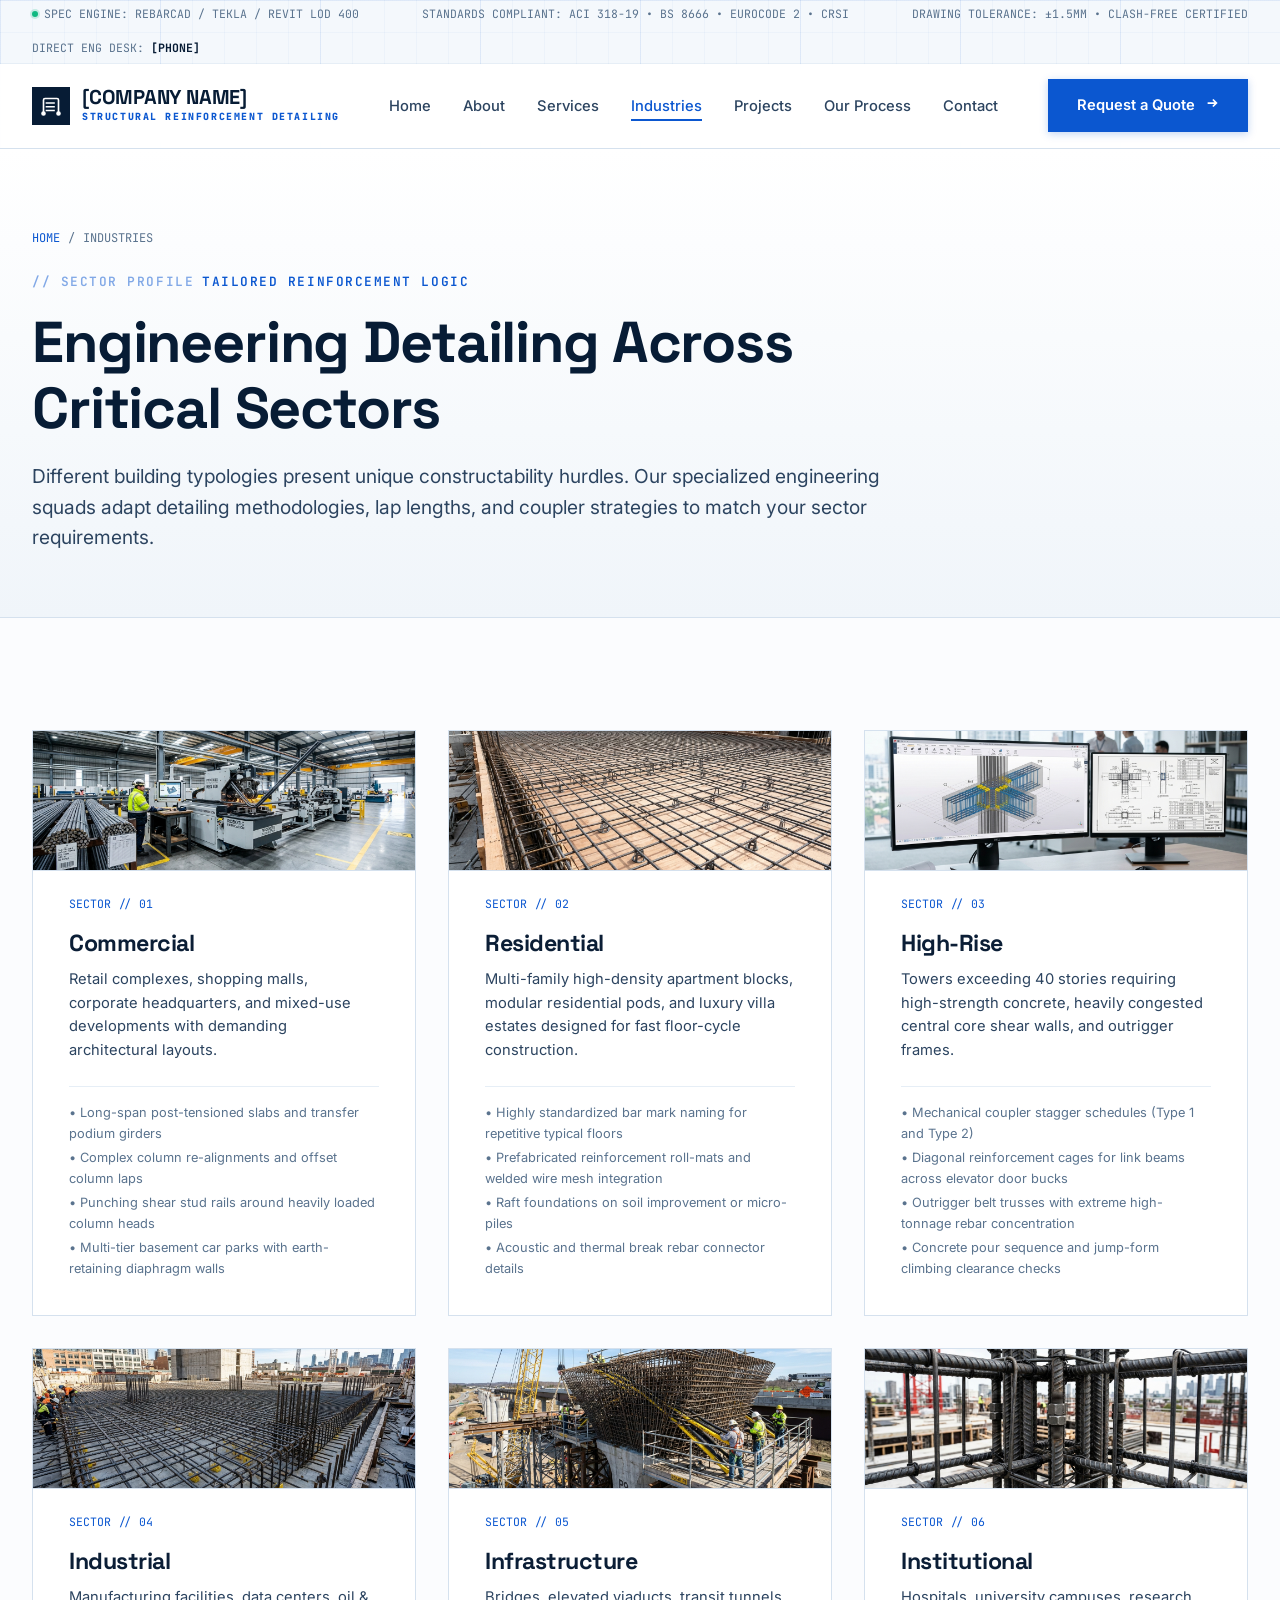
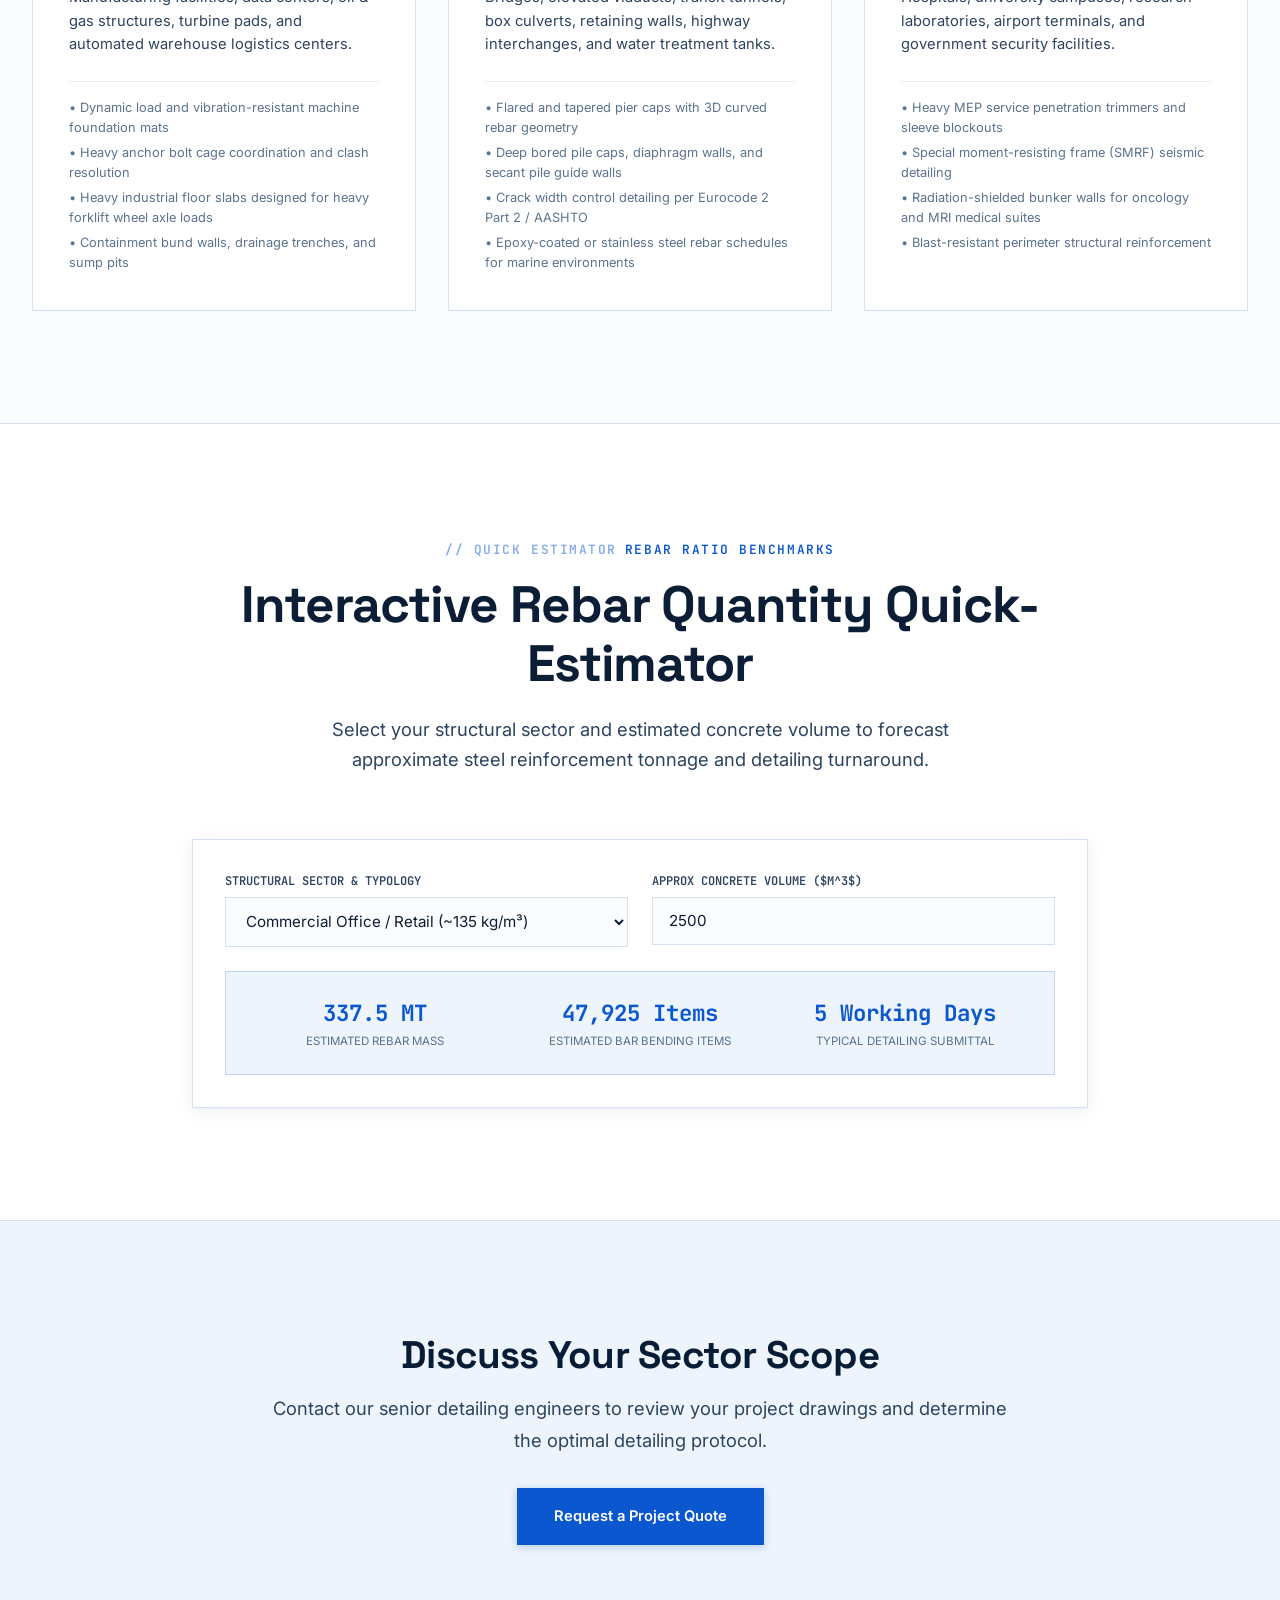
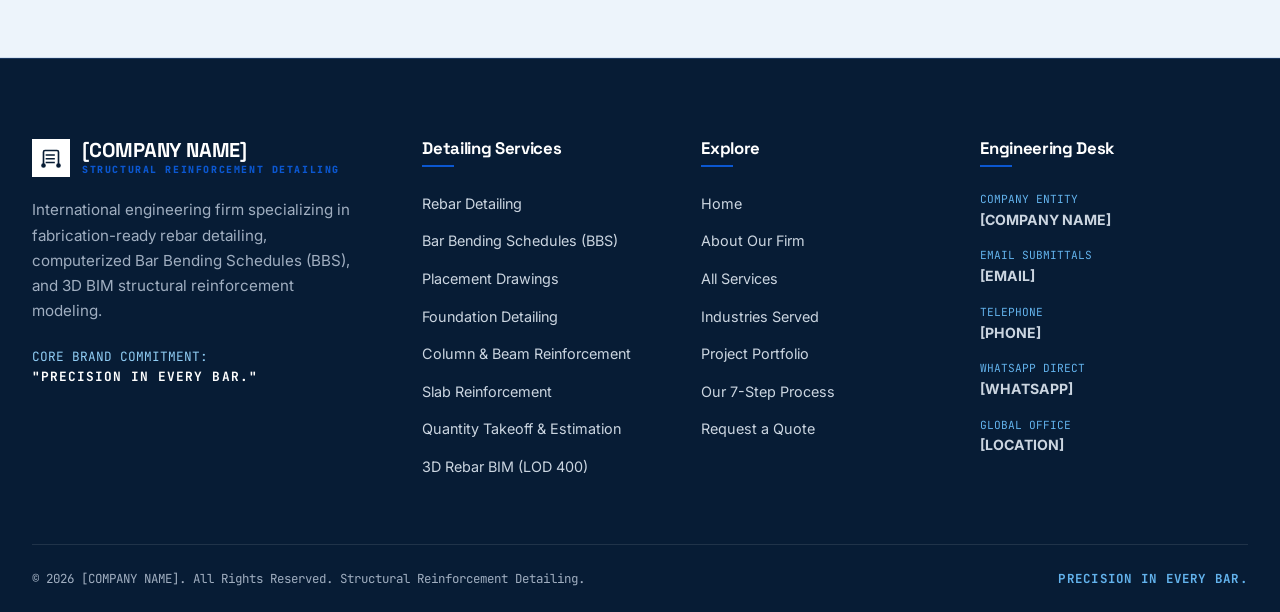
<file: industries.html>
<!DOCTYPE html>
<html lang="en">
<head>
  <meta charset="UTF-8">
  <meta name="viewport" content="width=device-width, initial-scale=1.0">
  <title>Industries | [COMPANY NAME] — Sectors & Structural Typologies</title>
  <meta name="description" content="Discover [COMPANY NAME]'s rebar detailing expertise across 6 major sectors: Commercial, Residential, High-Rise, Industrial, Infrastructure, and Institutional structures.">
  
  <link rel="preconnect" href="https://fonts.googleapis.com">
  <link rel="preconnect" href="https://fonts.gstatic.com" crossorigin>
  <link href="https://fonts.googleapis.com/css2?family=Inter:wght@300;400;500;600;700&family=JetBrains+Mono:wght@400;500;600;700&family=Space+Grotesk:wght@500;600;700;800&display=swap" rel="stylesheet">
  
  <link rel="stylesheet" href="css/style.css">
</head>
<body>

  <div class="blueprint-grid-bg" aria-hidden="true"></div>

  <!-- Technical HUD Bar -->
  <div class="top-technical-hud">
    <div class="container">
      <div class="hud-item">
        <span class="hud-dot"></span>
        <span>SPEC ENGINE: REBARCAD / TEKLA / REVIT LOD 400</span>
      </div>
      <div class="hud-item">
        <span>STANDARDS COMPLIANT: ACI 318-19 • BS 8666 • EUROCODE 2 • CRSI</span>
      </div>
      <div class="hud-item">
        <span>DRAWING TOLERANCE: ±1.5MM • CLASH-FREE CERTIFIED</span>
      </div>
      <div class="hud-item">
        <span>DIRECT ENG DESK: <strong style="color:var(--brand-navy);">[PHONE]</strong></span>
      </div>
    </div>
  </div>

  <!-- Navigation -->
  <header class="header-wrapper">
    <div class="container">
      <nav class="main-nav" aria-label="Main Navigation">
        <a href="index.html" class="brand-logo" aria-label="Home">
          <div class="logo-symbol">
            <svg viewBox="0 0 32 32" fill="none" stroke="currentColor" stroke-width="2.2" stroke-linecap="square">
              <path d="M6 26V8a2 2 0 0 1 2-2h16a2 2 0 0 1 2 2v18" />
              <path d="M10 12h12M10 17h12M10 22h12" stroke-dasharray="2 2" />
              <circle cx="6" cy="26" r="2" fill="currentColor"/>
              <circle cx="26" cy="26" r="2" fill="currentColor"/>
            </svg>
          </div>
          <div class="brand-name">
            <span class="logo-title">[COMPANY NAME]</span>
            <span class="logo-tagline">Structural Reinforcement Detailing</span>
          </div>
        </a>

        <ul class="nav-links">
          <li><a href="index.html" class="nav-link">Home</a></li>
          <li><a href="about.html" class="nav-link">About</a></li>
          <li><a href="services.html" class="nav-link">Services</a></li>
          <li><a href="industries.html" class="nav-link active">Industries</a></li>
          <li><a href="projects.html" class="nav-link">Projects</a></li>
          <li><a href="process.html" class="nav-link">Our Process</a></li>
          <li><a href="contact.html" class="nav-link">Contact</a></li>
        </ul>

        <div class="nav-actions">
          <a href="contact.html" class="btn btn-primary">
            <span>Request a Quote</span>
            <span class="btn-arrow">
              <svg width="14" height="14" viewBox="0 0 16 16" fill="none" stroke="currentColor" stroke-width="2">
                <path d="M3 8h10M9 4l4 4-4 4"/>
              </svg>
            </span>
          </a>
          <button class="mobile-nav-toggle" aria-label="Toggle navigation menu">
            <span></span>
            <span></span>
            <span></span>
          </button>
        </div>
      </nav>
    </div>
  </header>

  <!-- Page Hero -->
  <section class="inner-page-hero">
    <div class="container">
      <div class="breadcrumb-nav">
        <a href="index.html">HOME</a>
        <span>/</span>
        <span>INDUSTRIES</span>
      </div>
      <div class="inner-hero-content">
        <div class="section-label">
          <span>// SECTOR PROFILE</span> TAILORED REINFORCEMENT LOGIC
        </div>
        <h1 class="inner-hero-title">
          Engineering Detailing Across Critical Sectors
        </h1>
        <p class="inner-hero-desc">
          Different building typologies present unique constructability hurdles. Our specialized engineering squads adapt detailing methodologies, lap lengths, and coupler strategies to match your sector requirements.
        </p>
      </div>
    </div>
  </section>

  <!-- Industries Detailed Grid -->
  <section class="section-padding industries-section">
    <div class="container">
      <div class="industries-grid">
        
        <!-- Sector 1: Commercial -->
        <div class="industry-card">
          <div style="height:140px; margin:-2.25rem -2.25rem 1.5rem -2.25rem; overflow:hidden; border-bottom:1px solid var(--steel-border); position:relative;">
            <img src="assets/automated-rebar-fabrication.jpg" alt="Commercial Podium Rebar Detailing" style="width:100%; height:100%; object-fit:cover;">
          </div>
          <div class="industry-tag">SECTOR // 01</div>
          <h3 class="industry-title">Commercial</h3>
          <p class="industry-desc">
            Retail complexes, shopping malls, corporate headquarters, and mixed-use developments with demanding architectural layouts.
          </p>
          <div class="industry-specs-list">
            <span>• Long-span post-tensioned slabs and transfer podium girders</span>
            <span>• Complex column re-alignments and offset column laps</span>
            <span>• Punching shear stud rails around heavily loaded column heads</span>
            <span>• Multi-tier basement car parks with earth-retaining diaphragm walls</span>
          </div>
        </div>

        <!-- Sector 2: Residential -->
        <div class="industry-card">
          <div style="height:140px; margin:-2.25rem -2.25rem 1.5rem -2.25rem; overflow:hidden; border-bottom:1px solid var(--steel-border); position:relative;">
            <img src="assets/rebar-slab-mesh.jpg" alt="Residential Floor Slab Reinforcement" style="width:100%; height:100%; object-fit:cover;">
          </div>
          <div class="industry-tag">SECTOR // 02</div>
          <h3 class="industry-title">Residential</h3>
          <p class="industry-desc">
            Multi-family high-density apartment blocks, modular residential pods, and luxury villa estates designed for fast floor-cycle construction.
          </p>
          <div class="industry-specs-list">
            <span>• Highly standardized bar mark naming for repetitive typical floors</span>
            <span>• Prefabricated reinforcement roll-mats and welded wire mesh integration</span>
            <span>• Raft foundations on soil improvement or micro-piles</span>
            <span>• Acoustic and thermal break rebar connector details</span>
          </div>
        </div>

        <!-- Sector 3: High-Rise Superstructures -->
        <div class="industry-card">
          <div style="height:140px; margin:-2.25rem -2.25rem 1.5rem -2.25rem; overflow:hidden; border-bottom:1px solid var(--steel-border); position:relative;">
            <img src="assets/bim-rebar-model.jpg" alt="High-Rise BIM Rebar Modeling" style="width:100%; height:100%; object-fit:cover;">
          </div>
          <div class="industry-tag">SECTOR // 03</div>
          <h3 class="industry-title">High-Rise</h3>
          <p class="industry-desc">
            Towers exceeding 40 stories requiring high-strength concrete, heavily congested central core shear walls, and outrigger frames.
          </p>
          <div class="industry-specs-list">
            <span>• Mechanical coupler stagger schedules (Type 1 and Type 2)</span>
            <span>• Diagonal reinforcement cages for link beams across elevator door bucks</span>
            <span>• Outrigger belt trusses with extreme high-tonnage rebar concentration</span>
            <span>• Concrete pour sequence and jump-form climbing clearance checks</span>
          </div>
        </div>

        <!-- Sector 4: Industrial & Heavy Plant -->
        <div class="industry-card">
          <div style="height:140px; margin:-2.25rem -2.25rem 1.5rem -2.25rem; overflow:hidden; border-bottom:1px solid var(--steel-border); position:relative;">
            <img src="assets/rebar-foundation-cage.jpg" alt="Industrial Foundation Rebar Mat" style="width:100%; height:100%; object-fit:cover;">
          </div>
          <div class="industry-tag">SECTOR // 04</div>
          <h3 class="industry-title">Industrial</h3>
          <p class="industry-desc">
            Manufacturing facilities, data centers, oil & gas structures, turbine pads, and automated warehouse logistics centers.
          </p>
          <div class="industry-specs-list">
            <span>• Dynamic load and vibration-resistant machine foundation mats</span>
            <span>• Heavy anchor bolt cage coordination and clash resolution</span>
            <span>• Heavy industrial floor slabs designed for heavy forklift wheel axle loads</span>
            <span>• Containment bund walls, drainage trenches, and sump pits</span>
          </div>
        </div>

        <!-- Sector 5: Infrastructure & Civil Works -->
        <div class="industry-card">
          <div style="height:140px; margin:-2.25rem -2.25rem 1.5rem -2.25rem; overflow:hidden; border-bottom:1px solid var(--steel-border); position:relative;">
            <img src="assets/rebar-bridge-pier.jpg" alt="Infrastructure Viaduct Pier Cap Rebar" style="width:100%; height:100%; object-fit:cover;">
          </div>
          <div class="industry-tag">SECTOR // 05</div>
          <h3 class="industry-title">Infrastructure</h3>
          <p class="industry-desc">
            Bridges, elevated viaducts, transit tunnels, box culverts, retaining walls, highway interchanges, and water treatment tanks.
          </p>
          <div class="industry-specs-list">
            <span>• Flared and tapered pier caps with 3D curved rebar geometry</span>
            <span>• Deep bored pile caps, diaphragm walls, and secant pile guide walls</span>
            <span>• Crack width control detailing per Eurocode 2 Part 2 / AASHTO</span>
            <span>• Epoxy-coated or stainless steel rebar schedules for marine environments</span>
          </div>
        </div>

        <!-- Sector 6: Institutional & Healthcare -->
        <div class="industry-card">
          <div style="height:140px; margin:-2.25rem -2.25rem 1.5rem -2.25rem; overflow:hidden; border-bottom:1px solid var(--steel-border); position:relative;">
            <img src="assets/rebar-column-beam.jpg" alt="Institutional Seismic Frame Detailing" style="width:100%; height:100%; object-fit:cover;">
          </div>
          <div class="industry-tag">SECTOR // 06</div>
          <h3 class="industry-title">Institutional</h3>
          <p class="industry-desc">
            Hospitals, university campuses, research laboratories, airport terminals, and government security facilities.
          </p>
          <div class="industry-specs-list">
            <span>• Heavy MEP service penetration trimmers and sleeve blockouts</span>
            <span>• Special moment-resisting frame (SMRF) seismic detailing</span>
            <span>• Radiation-shielded bunker walls for oncology and MRI medical suites</span>
            <span>• Blast-resistant perimeter structural reinforcement</span>
          </div>
        </div>

      </div>
    </div>
  </section>

  <!-- Interactive Rebar Estimator Preview Widget -->
  <section class="section-padding" style="background:#ffffff; border-bottom:1px solid var(--steel-border);">
    <div class="container" style="max-width:960px;">
      <div class="section-header" style="text-align:center;">
        <div class="section-label" style="justify-content:center;">
          <span>// QUICK ESTIMATOR</span> REBAR RATIO BENCHMARKS
        </div>
        <h2 class="section-title">
          Interactive Rebar Quantity Quick-Estimator
        </h2>
        <p class="section-subtitle" style="margin-left:auto; margin-right:auto;">
          Select your structural sector and estimated concrete volume to forecast approximate steel reinforcement tonnage and detailing turnaround.
        </p>
      </div>

      <div class="calc-widget">
        <div class="calc-grid">
          <div class="form-group">
            <label class="form-label" for="calc-structure-type">Structural Sector & Typology</label>
            <select class="form-select" id="calc-structure-type">
              <option value="110">Residential Multi-Family (~110 kg/m³)</option>
              <option value="135" selected>Commercial Office / Retail (~135 kg/m³)</option>
              <option value="175">High-Rise Core & Outriggers (~175 kg/m³)</option>
              <option value="150">Industrial Heavy Foundation (~150 kg/m³)</option>
              <option value="190">Infrastructure Viaduct / Bridge (~190 kg/m³)</option>
              <option value="140">Institutional / Healthcare (~140 kg/m³)</option>
            </select>
          </div>

          <div class="form-group">
            <label class="form-label" for="calc-concrete-vol">Approx Concrete Volume ($m^3$)</label>
            <input class="form-input" type="number" id="calc-concrete-vol" value="2500" min="100" step="100">
          </div>
        </div>

        <div class="calc-result-box">
          <div>
            <div class="calc-stat-val" id="calc-res-steel">337.5 MT</div>
            <div class="calc-stat-lbl">Estimated Rebar Mass</div>
          </div>
          <div>
            <div class="calc-stat-val" id="calc-res-bars">47,925 Items</div>
            <div class="calc-stat-lbl">Estimated Bar Bending Items</div>
          </div>
          <div>
            <div class="calc-stat-val" id="calc-res-hours">5 Working Days</div>
            <div class="calc-stat-lbl">Typical Detailing Submittal</div>
          </div>
        </div>
      </div>
    </div>
  </section>

  <!-- CTA -->
  <section class="section-padding" style="background:var(--bg-tint-blue); border-bottom:1px solid var(--steel-border); text-align:center;">
    <div class="container" style="max-width:800px;">
      <h2 style="font-size:2.4rem; color:var(--brand-navy); margin-bottom:1rem;">Discuss Your Sector Scope</h2>
      <p style="font-size:1.15rem; color:var(--text-secondary); margin-bottom:2rem;">
        Contact our senior detailing engineers to review your project drawings and determine the optimal detailing protocol.
      </p>
      <a href="contact.html" class="btn btn-primary" style="padding:1rem 2.25rem;">Request a Project Quote</a>
    </div>
  </section>

  <!-- Footer -->
  <footer class="site-footer">
    <div class="container">
      <div class="footer-grid">
        <div class="footer-brand">
          <a href="index.html" class="brand-logo" aria-label="Footer Home">
            <div class="logo-symbol">
              <svg viewBox="0 0 32 32" fill="none" stroke="currentColor" stroke-width="2.2" stroke-linecap="square">
                <path d="M6 26V8a2 2 0 0 1 2-2h16a2 2 0 0 1 2 2v18" />
                <path d="M10 12h12M10 17h12M10 22h12" stroke-dasharray="2 2" />
                <circle cx="6" cy="26" r="2" fill="currentColor"/>
                <circle cx="26" cy="26" r="2" fill="currentColor"/>
              </svg>
            </div>
            <div class="brand-name">
              <span class="logo-title">[COMPANY NAME]</span>
              <span class="logo-tagline">Structural Reinforcement Detailing</span>
            </div>
          </a>
          <p>
            International engineering firm specializing in fabrication-ready rebar detailing, computerized Bar Bending Schedules (BBS), and 3D BIM structural reinforcement modeling.
          </p>
          <div style="font-family:var(--font-mono); font-size:0.8rem; color:#90cdf4;">
            CORE BRAND COMMITMENT:<br>
            <strong style="color:#ffffff; letter-spacing:0.08em;">"PRECISION IN EVERY BAR."</strong>
          </div>
        </div>

        <div class="footer-col">
          <h4>Detailing Services</h4>
          <ul class="footer-links">
            <li><a href="services.html#rebar-detailing">Rebar Detailing</a></li>
            <li><a href="services.html#bbs">Bar Bending Schedules (BBS)</a></li>
            <li><a href="services.html#placement-drawings">Placement Drawings</a></li>
            <li><a href="services.html#foundation">Foundation Detailing</a></li>
            <li><a href="services.html#columns-beams">Column & Beam Reinforcement</a></li>
            <li><a href="services.html#slabs">Slab Reinforcement</a></li>
            <li><a href="services.html#takeoff">Quantity Takeoff & Estimation</a></li>
            <li><a href="services.html#3d-modeling">3D Rebar BIM (LOD 400)</a></li>
          </ul>
        </div>

        <div class="footer-col">
          <h4>Explore</h4>
          <ul class="footer-links">
            <li><a href="index.html">Home</a></li>
            <li><a href="about.html">About Our Firm</a></li>
            <li><a href="services.html">All Services</a></li>
            <li><a href="industries.html">Industries Served</a></li>
            <li><a href="projects.html">Project Portfolio</a></li>
            <li><a href="process.html">Our 7-Step Process</a></li>
            <li><a href="contact.html">Request a Quote</a></li>
          </ul>
        </div>

        <div class="footer-col">
          <h4>Engineering Desk</h4>
          <ul class="footer-contact-items">
            <li><span>Company Entity</span><strong>[COMPANY NAME]</strong></li>
            <li><span>Email Submittals</span><strong>[EMAIL]</strong></li>
            <li><span>Telephone</span><strong>[PHONE]</strong></li>
            <li><span>WhatsApp Direct</span><strong>[WHATSAPP]</strong></li>
            <li><span>Global Office</span><strong>[LOCATION]</strong></li>
          </ul>
        </div>
      </div>

      <div class="footer-bottom-bar">
        <div class="footer-bottom-flex">
          <div>© 2026 [COMPANY NAME]. All Rights Reserved. Structural Reinforcement Detailing.</div>
          <div class="core-brand-message-tag">PRECISION IN EVERY BAR.</div>
        </div>
      </div>
    </div>
  </footer>

  <script src="js/main.js"></script>
</body>
</html>
</file>
<file: css/style.css>
/* ==========================================================================
   PRECISION IN EVERY BAR — REBAR DETAILING ENGINEERING DESIGN SYSTEM
   Theme: Elegant Light Theme | Blue + White Architectural Palette
   ========================================================================== */

:root {
  /* Color Palette */
  --bg-white: #ffffff;
  --bg-page: #fbfcfe;
  --bg-surface: #f4f7fa;
  --bg-surface-elevated: #ffffff;
  --bg-tint-blue: #edf4fb;
  --bg-tint-subtle: #f8fafc;
  
  --text-primary: #0b1e36;       /* Deep Engineering Navy */
  --text-secondary: #2c4460;     /* Refined Structural Slate */
  --text-muted: #5a738e;         /* Technical Steel Grey */
  --text-light: #829ab1;         /* Blueprint Annotation Grey */
  
  --brand-navy: #071c35;         /* Deep Structural Navy */
  --brand-blue: #0b57d0;         /* Pure Engineering Blue */
  --brand-blue-hover: #0843a3;
  --brand-blue-light: #e3eeff;   /* Soft Technical Accent */
  --brand-cyan: #0284c7;         /* Precision Accent */
  
  --steel-dark: #1e293b;
  --steel-mid: #475569;
  --steel-light: #94a3b8;
  --steel-border: #d5e1ee;
  --steel-border-subtle: #e6eef6;

  /* Rebar Grade Indicators */
  --rebar-primary: #1e3a5f;
  --rebar-accent: #0b57d0;
  --rebar-stirrup: #0284c7;
  --rebar-concrete-tint: rgba(11, 87, 208, 0.04);
  
  /* Typography */
  --font-sans: 'Inter', -apple-system, BlinkMacSystemFont, 'Segoe UI', Roboto, sans-serif;
  --font-display: 'Space Grotesk', -apple-system, BlinkMacSystemFont, sans-serif;
  --font-mono: 'JetBrains Mono', 'Consolas', 'Courier New', monospace;

  /* Architectural Grid Patterns */
  --grid-line: rgba(11, 87, 208, 0.045);
  --grid-line-bold: rgba(11, 87, 208, 0.09);

  /* Shadows - Minimal & Architectural, never muddy */
  --shadow-subtle: 0 1px 3px rgba(11, 30, 54, 0.04), 0 4px 12px rgba(11, 30, 54, 0.03);
  --shadow-card: 0 4px 20px rgba(11, 30, 54, 0.06), 0 1px 2px rgba(11, 30, 54, 0.04);
  --shadow-elevated: 0 12px 36px rgba(11, 30, 54, 0.09), 0 2px 6px rgba(11, 30, 54, 0.04);
  --shadow-inner-blueprint: inset 0 0 0 1px var(--steel-border);

  /* Transitions */
  --transition-fast: 0.2s cubic-bezier(0.16, 1, 0.3, 1);
  --transition-base: 0.35s cubic-bezier(0.16, 1, 0.3, 1);
  --transition-smooth: 0.6s cubic-bezier(0.16, 1, 0.3, 1);

  /* Layout */
  --max-width: 1400px;
  --header-height: 84px;
}

/* CSS Reset & Base */
*, *::before, *::after {
  box-sizing: border-box;
  margin: 0;
  padding: 0;
}

html {
  font-size: 16px;
  scroll-behavior: smooth;
  -webkit-font-smoothing: antialiased;
  -moz-osx-font-smoothing: grayscale;
}

body {
  font-family: var(--font-sans);
  background-color: var(--bg-page);
  color: var(--text-primary);
  line-height: 1.6;
  overflow-x: hidden;
  position: relative;
}

/* Architectural Blueprint Background Grid Pattern */
.blueprint-grid-bg {
  position: fixed;
  top: 0;
  left: 0;
  width: 100%;
  height: 100%;
  pointer-events: none;
  z-index: 0;
  background-image: 
    linear-gradient(to right, var(--grid-line) 1px, transparent 1px),
    linear-gradient(to bottom, var(--grid-line) 1px, transparent 1px);
  background-size: 32px 32px;
  opacity: 0.75;
}

.blueprint-grid-bg::after {
  content: '';
  position: absolute;
  top: 0;
  left: 0;
  width: 100%;
  height: 100%;
  background-image: 
    linear-gradient(to right, var(--grid-line-bold) 1px, transparent 1px),
    linear-gradient(to bottom, var(--grid-line-bold) 1px, transparent 1px);
  background-size: 160px 160px;
}

/* Base Typography */
h1, h2, h3, h4, h5, h6 {
  font-family: var(--font-display);
  color: var(--text-primary);
  font-weight: 700;
  line-height: 1.15;
  letter-spacing: -0.02em;
}

p {
  color: var(--text-secondary);
  font-size: 1.05rem;
  line-height: 1.7;
}

a {
  color: inherit;
  text-decoration: none;
  transition: color var(--transition-fast);
}

img {
  max-width: 100%;
  height: auto;
  display: block;
}

.mono-tag {
  font-family: var(--font-mono);
  font-size: 0.78rem;
  letter-spacing: 0.08em;
  text-transform: uppercase;
  color: var(--brand-blue);
  background: var(--bg-tint-blue);
  border: 1px solid rgba(11, 87, 208, 0.2);
  padding: 4px 10px;
  display: inline-flex;
  align-items: center;
  gap: 6px;
  font-weight: 600;
}

.mono-tag::before {
  content: "";
  display: inline-block;
  width: 6px;
  height: 6px;
  background-color: var(--brand-blue);
  border-radius: 50%;
}

/* Layout Utilities */
.container {
  width: 100%;
  max-width: var(--max-width);
  margin-left: auto;
  margin-right: auto;
  padding-left: 2rem;
  padding-right: 2rem;
  position: relative;
  z-index: 1;
}

.section-padding {
  padding-top: 7rem;
  padding-bottom: 7rem;
  position: relative;
  z-index: 1;
}

.section-header {
  margin-bottom: 4rem;
  position: relative;
}

.section-label {
  display: inline-flex;
  align-items: center;
  gap: 8px;
  font-family: var(--font-mono);
  font-size: 0.8rem;
  font-weight: 600;
  text-transform: uppercase;
  letter-spacing: 0.12em;
  color: var(--brand-blue);
  margin-bottom: 1rem;
}

.section-label span {
  opacity: 0.5;
}

.section-title {
  font-size: clamp(2.2rem, 4vw, 3.4rem);
  color: var(--text-primary);
  max-width: 900px;
  margin-bottom: 1.25rem;
  font-weight: 700;
}

.section-subtitle {
  font-size: 1.15rem;
  color: var(--text-secondary);
  max-width: 720px;
  line-height: 1.65;
}

/* Header & Navigation */
.header-wrapper {
  position: sticky;
  top: 0;
  width: 100%;
  z-index: 1000;
  background: rgba(255, 255, 255, 0.92);
  backdrop-filter: blur(12px);
  -webkit-backdrop-filter: blur(12px);
  border-bottom: 1px solid var(--steel-border);
  transition: all var(--transition-base);
}

.top-technical-hud {
  border-bottom: 1px solid var(--steel-border-subtle);
  background: #f4f8fc;
  font-family: var(--font-mono);
  font-size: 0.72rem;
  color: var(--text-muted);
  padding: 5px 0;
}

.top-technical-hud .container {
  display: flex;
  justify-content: space-between;
  align-items: center;
  flex-wrap: wrap;
  gap: 1rem;
}

.hud-item {
  display: flex;
  align-items: center;
  gap: 6px;
}

.hud-dot {
  width: 6px;
  height: 6px;
  background-color: #10b981;
  border-radius: 50%;
  display: inline-block;
  box-shadow: 0 0 0 2px rgba(16, 185, 129, 0.2);
}

.main-nav {
  height: var(--header-height);
  display: flex;
  align-items: center;
  justify-content: space-between;
}

.brand-logo {
  display: flex;
  align-items: center;
  gap: 12px;
  font-family: var(--font-display);
  font-size: 1.35rem;
  font-weight: 800;
  color: var(--brand-navy);
  letter-spacing: -0.01em;
}

.logo-symbol {
  width: 38px;
  height: 38px;
  position: relative;
  display: flex;
  align-items: center;
  justify-content: center;
  background: var(--brand-navy);
  color: #fff;
}

.logo-symbol svg {
  width: 24px;
  height: 24px;
}

.brand-name {
  display: flex;
  flex-direction: column;
}

.brand-name .logo-title {
  line-height: 1;
  font-size: 1.25rem;
  font-weight: 800;
  color: var(--brand-navy);
}

.brand-name .logo-tagline {
  font-family: var(--font-mono);
  font-size: 0.62rem;
  letter-spacing: 0.16em;
  color: var(--brand-blue);
  text-transform: uppercase;
  margin-top: 2px;
}

.nav-links {
  display: flex;
  align-items: center;
  list-style: none;
  gap: 2rem;
}

.nav-link {
  font-family: var(--font-sans);
  font-size: 0.92rem;
  font-weight: 500;
  color: var(--text-secondary);
  position: relative;
  padding: 6px 0;
  transition: color var(--transition-fast);
}

.nav-link:hover,
.nav-link.active {
  color: var(--brand-blue);
}

.nav-link::after {
  content: '';
  position: absolute;
  bottom: 0;
  left: 0;
  width: 0;
  height: 2px;
  background-color: var(--brand-blue);
  transition: width var(--transition-fast);
}

.nav-link:hover::after,
.nav-link.active::after {
  width: 100%;
}

.nav-actions {
  display: flex;
  align-items: center;
  gap: 1rem;
}

/* Button Component System */
.btn {
  display: inline-flex;
  align-items: center;
  justify-content: center;
  gap: 10px;
  font-family: var(--font-sans);
  font-size: 0.92rem;
  font-weight: 600;
  padding: 0.85rem 1.75rem;
  border-radius: 0;
  border: 1px solid transparent;
  cursor: pointer;
  transition: all var(--transition-fast);
  text-decoration: none;
  white-space: nowrap;
}

.btn-primary {
  background-color: var(--brand-blue);
  color: #ffffff;
  border-color: var(--brand-blue);
  box-shadow: 0 2px 8px rgba(11, 87, 208, 0.25);
}

.btn-primary:hover {
  background-color: var(--brand-blue-hover);
  border-color: var(--brand-blue-hover);
  transform: translateY(-1px);
  box-shadow: 0 4px 14px rgba(11, 87, 208, 0.32);
}

.btn-secondary {
  background-color: #ffffff;
  color: var(--text-primary);
  border-color: var(--steel-border);
}

.btn-secondary:hover {
  background-color: var(--bg-surface);
  border-color: var(--text-primary);
  color: var(--text-primary);
}

.btn-outline-blue {
  background-color: transparent;
  color: var(--brand-blue);
  border-color: rgba(11, 87, 208, 0.4);
}

.btn-outline-blue:hover {
  background-color: var(--bg-tint-blue);
  border-color: var(--brand-blue);
}

.btn-arrow svg {
  transition: transform var(--transition-fast);
}

.btn:hover .btn-arrow svg {
  transform: translateX(4px);
}

/* Mobile Toggle */
.mobile-nav-toggle {
  display: none;
  background: none;
  border: 1px solid var(--steel-border);
  width: 44px;
  height: 44px;
  padding: 8px;
  cursor: pointer;
  flex-direction: column;
  justify-content: space-around;
  align-items: center;
}

.mobile-nav-toggle span {
  display: block;
  width: 22px;
  height: 2px;
  background-color: var(--text-primary);
  transition: all var(--transition-fast);
}

/* ==========================================================================
   HERO SECTION WITH 3D STRUCTURAL REBAR VISUALIZER
   ========================================================================== */
.hero-section {
  position: relative;
  min-height: calc(100vh - var(--header-height) - 30px);
  display: flex;
  align-items: center;
  padding: 3rem 0 5rem;
  background: linear-gradient(180deg, #ffffff 0%, #f4f8fc 100%);
  border-bottom: 1px solid var(--steel-border);
  overflow: hidden;
}

.hero-grid {
  display: grid;
  grid-template-columns: 1.1fr 1.15fr;
  gap: 3.5rem;
  align-items: center;
}

.hero-content {
  position: relative;
  z-index: 2;
}

.hero-status-pill {
  display: inline-flex;
  align-items: center;
  gap: 8px;
  background: #ffffff;
  border: 1px solid var(--steel-border);
  padding: 6px 14px;
  margin-bottom: 1.75rem;
  font-family: var(--font-mono);
  font-size: 0.78rem;
  color: var(--text-secondary);
  box-shadow: var(--shadow-subtle);
}

.hero-status-pill .pill-accent {
  color: var(--brand-blue);
  font-weight: 700;
}

.hero-headline {
  font-size: clamp(2.8rem, 5.2vw, 4.4rem);
  font-weight: 800;
  line-height: 1.08;
  letter-spacing: -0.03em;
  color: var(--brand-navy);
  margin-bottom: 1.5rem;
}

.hero-headline .highlight-word {
  color: var(--brand-blue);
  position: relative;
  display: inline-block;
}

.hero-headline .highlight-word::after {
  content: '';
  position: absolute;
  left: 0;
  bottom: 4px;
  width: 100%;
  height: 4px;
  background: rgba(11, 87, 208, 0.2);
}

.hero-subtitle {
  font-size: 1.22rem;
  line-height: 1.65;
  color: var(--text-secondary);
  max-width: 580px;
  margin-bottom: 2.25rem;
}

.hero-cta-group {
  display: flex;
  align-items: center;
  gap: 1.25rem;
  flex-wrap: wrap;
  margin-bottom: 3rem;
}

.hero-badges-row {
  display: grid;
  grid-template-columns: repeat(3, 1fr);
  gap: 1.5rem;
  border-top: 1px solid var(--steel-border);
  padding-top: 2rem;
}

.hero-metric {
  display: flex;
  flex-direction: column;
}

.metric-number {
  font-family: var(--font-mono);
  font-size: 1.85rem;
  font-weight: 700;
  color: var(--brand-navy);
  line-height: 1;
  margin-bottom: 0.25rem;
}

.metric-label {
  font-size: 0.8rem;
  color: var(--text-muted);
  font-weight: 500;
  text-transform: uppercase;
  letter-spacing: 0.05em;
}

/* 3D Model Stage Canvas Container */
.hero-visualizer-container {
  position: relative;
  width: 100%;
  height: 580px;
  background: linear-gradient(145deg, #ffffff, #edf4fb);
  border: 1px solid var(--steel-border);
  box-shadow: var(--shadow-card);
  overflow: hidden;
}

.canvas-3d-wrapper {
  position: absolute;
  top: 0;
  left: 0;
  width: 100%;
  height: 100%;
  cursor: grab;
}

.canvas-3d-wrapper:active {
  cursor: grabbing;
}

/* Engineering Annotations Around 3D Model */
.tech-annotation {
  position: absolute;
  z-index: 10;
  pointer-events: none;
  font-family: var(--font-mono);
  font-size: 0.75rem;
  background: rgba(255, 255, 255, 0.94);
  border: 1px solid var(--steel-border);
  padding: 4px 10px;
  color: var(--brand-navy);
  font-weight: 600;
  box-shadow: 0 2px 6px rgba(0, 0, 0, 0.05);
  display: flex;
  align-items: center;
  gap: 6px;
  transition: transform var(--transition-fast);
}

.tech-annotation::before {
  content: '';
  width: 6px;
  height: 6px;
  background: var(--brand-blue);
}

.tech-annotation.tag-1 { top: 12%; left: 8%; }
.tech-annotation.tag-2 { top: 22%; right: 10%; }
.tech-annotation.tag-3 { bottom: 25%; left: 10%; }
.tech-annotation.tag-4 { bottom: 14%; right: 14%; }
.tech-annotation.tag-5 { top: 48%; right: 5%; }

/* Architectural Dimension Overlay Elements */
.dimension-line-horiz {
  position: absolute;
  bottom: 24px;
  left: 15%;
  right: 15%;
  height: 1px;
  background: rgba(11, 87, 208, 0.35);
  pointer-events: none;
}

.dimension-line-horiz::before,
.dimension-line-horiz::after {
  content: '';
  position: absolute;
  top: -6px;
  width: 1px;
  height: 13px;
  background: rgba(11, 87, 208, 0.5);
}
.dimension-line-horiz::before { left: 0; }
.dimension-line-horiz::after { right: 0; }

.dimension-label {
  position: absolute;
  top: -18px;
  left: 50%;
  transform: translateX(-50%);
  background: #ffffff;
  padding: 0 6px;
  font-family: var(--font-mono);
  font-size: 0.7rem;
  color: var(--brand-blue);
  font-weight: 600;
}

/* 3D Model HUD Controls */
.model-controls-bar {
  position: absolute;
  bottom: 12px;
  left: 12px;
  right: 12px;
  z-index: 20;
  display: flex;
  justify-content: space-between;
  align-items: center;
  background: rgba(255, 255, 255, 0.92);
  border: 1px solid var(--steel-border);
  padding: 6px 12px;
  backdrop-filter: blur(8px);
}

.model-controls-bar .control-btn-group {
  display: flex;
  gap: 6px;
}

.control-pill-btn {
  background: #ffffff;
  border: 1px solid var(--steel-border);
  font-family: var(--font-mono);
  font-size: 0.7rem;
  color: var(--text-secondary);
  padding: 4px 8px;
  cursor: pointer;
  transition: all var(--transition-fast);
}

.control-pill-btn:hover,
.control-pill-btn.active {
  background: var(--brand-blue);
  color: #ffffff;
  border-color: var(--brand-blue);
}

.model-info-tip {
  font-family: var(--font-mono);
  font-size: 0.68rem;
  color: var(--text-muted);
}

/* ==========================================================================
   METRIC STRIP / STANDARDS TICKER
   ========================================================================== */
.engineering-ticker-strip {
  background: #ffffff;
  border-bottom: 1px solid var(--steel-border);
  padding: 1.25rem 0;
  position: relative;
  z-index: 10;
}

.ticker-grid {
  display: grid;
  grid-template-columns: repeat(4, 1fr);
  gap: 2rem;
}

.ticker-card {
  display: flex;
  align-items: flex-start;
  gap: 1rem;
}

.ticker-icon {
  width: 40px;
  height: 40px;
  background: var(--bg-tint-blue);
  border: 1px solid rgba(11, 87, 208, 0.15);
  display: flex;
  align-items: center;
  justify-content: center;
  color: var(--brand-blue);
  flex-shrink: 0;
}

.ticker-icon svg {
  width: 20px;
  height: 20px;
}

.ticker-text h4 {
  font-size: 0.95rem;
  color: var(--text-primary);
  margin-bottom: 2px;
  font-weight: 600;
}

.ticker-text p {
  font-size: 0.8rem;
  color: var(--text-muted);
  line-height: 1.4;
}

/* ==========================================================================
   CINEMATIC SCROLL-CONTROLLED 3D ASSEMBLY SECTION
   ========================================================================== */
.assembly-section {
  background: #ffffff;
  border-bottom: 1px solid var(--steel-border);
  position: relative;
}

.assembly-layout {
  display: grid;
  grid-template-columns: 1fr 1.3fr;
  gap: 3.5rem;
  align-items: flex-start;
}

.assembly-steps-panel {
  position: sticky;
  top: calc(var(--header-height) + 2rem);
}

.assembly-step-nav {
  display: flex;
  flex-direction: column;
  gap: 0.85rem;
  margin-top: 2rem;
}

.assembly-step-item {
  display: flex;
  align-items: flex-start;
  gap: 1.25rem;
  padding: 1.25rem;
  background: var(--bg-surface);
  border: 1px solid var(--steel-border-subtle);
  border-left: 3px solid transparent;
  cursor: pointer;
  transition: all var(--transition-fast);
}

.assembly-step-item:hover {
  background: #ffffff;
  border-color: var(--steel-border);
}

.assembly-step-item.active {
  background: #ffffff;
  border-color: var(--steel-border);
  border-left: 4px solid var(--brand-blue);
  box-shadow: var(--shadow-subtle);
}

.step-num {
  font-family: var(--font-mono);
  font-size: 0.85rem;
  font-weight: 700;
  color: var(--brand-blue);
  background: var(--bg-tint-blue);
  padding: 4px 8px;
  line-height: 1;
}

.step-meta h4 {
  font-size: 1.08rem;
  color: var(--text-primary);
  margin-bottom: 4px;
}

.step-meta p {
  font-size: 0.88rem;
  color: var(--text-secondary);
  line-height: 1.5;
}

.step-specs {
  display: flex;
  gap: 8px;
  margin-top: 6px;
  font-family: var(--font-mono);
  font-size: 0.7rem;
  color: var(--brand-blue);
}

.step-specs span {
  background: var(--bg-tint-blue);
  padding: 2px 6px;
}

/* Assembly 3D Stage Viewer */
.assembly-viewer-stage {
  position: sticky;
  top: calc(var(--header-height) + 2rem);
  height: 640px;
  background: #f7fafd;
  border: 1px solid var(--steel-border);
  box-shadow: var(--shadow-card);
  position: relative;
  overflow: hidden;
}

.assembly-canvas-container {
  width: 100%;
  height: 100%;
}

.assembly-hud-overlay {
  position: absolute;
  top: 16px;
  left: 16px;
  right: 16px;
  display: flex;
  justify-content: space-between;
  align-items: center;
  pointer-events: none;
  z-index: 15;
}

.assembly-badge {
  background: rgba(255, 255, 255, 0.95);
  border: 1px solid var(--steel-border);
  padding: 6px 12px;
  font-family: var(--font-mono);
  font-size: 0.75rem;
  color: var(--brand-navy);
  font-weight: 600;
}

.assembly-scrubber-controls {
  position: absolute;
  bottom: 16px;
  left: 16px;
  right: 16px;
  background: rgba(255, 255, 255, 0.95);
  border: 1px solid var(--steel-border);
  padding: 12px 16px;
  display: flex;
  align-items: center;
  gap: 1.5rem;
  z-index: 15;
}

.scrubber-slider {
  flex-grow: 1;
  accent-color: var(--brand-blue);
  cursor: pointer;
}

.scrubber-label {
  font-family: var(--font-mono);
  font-size: 0.75rem;
  color: var(--text-muted);
  white-space: nowrap;
}

/* ==========================================================================
   SERVICES SECTION (LARGE EDITORIAL NUMBERED SECTIONS - NO GENERIC CARDS)
   ========================================================================== */
.services-editorial-section {
  background: var(--bg-page);
  border-bottom: 1px solid var(--steel-border);
}

.services-editorial-list {
  display: flex;
  flex-direction: column;
  gap: 4.5rem;
}

.service-editorial-row {
  display: grid;
  grid-template-columns: 0.8fr 1.2fr 1fr;
  gap: 3rem;
  align-items: flex-start;
  padding-bottom: 4rem;
  border-bottom: 1px solid var(--steel-border-subtle);
  position: relative;
}

.service-editorial-row:last-child {
  border-bottom: none;
  padding-bottom: 0;
}

.service-num-col {
  display: flex;
  flex-direction: column;
  gap: 0.5rem;
}

.service-big-num {
  font-family: var(--font-display);
  font-size: clamp(3.5rem, 6vw, 5.5rem);
  font-weight: 800;
  line-height: 0.85;
  color: var(--steel-border);
  letter-spacing: -0.04em;
  transition: color var(--transition-fast);
}

.service-editorial-row:hover .service-big-num {
  color: var(--brand-blue);
}

.service-code-tag {
  font-family: var(--font-mono);
  font-size: 0.72rem;
  color: var(--brand-blue);
  text-transform: uppercase;
  letter-spacing: 0.1em;
}

.service-content-col h3 {
  font-size: 1.85rem;
  color: var(--text-primary);
  margin-bottom: 1rem;
}

.service-content-col p {
  font-size: 1.02rem;
  color: var(--text-secondary);
  line-height: 1.7;
  margin-bottom: 1.5rem;
}

.service-deliverables-list {
  list-style: none;
  display: flex;
  flex-direction: column;
  gap: 0.5rem;
}

.service-deliverables-list li {
  display: flex;
  align-items: center;
  gap: 10px;
  font-size: 0.9rem;
  color: var(--text-secondary);
}

.service-deliverables-list li::before {
  content: '';
  width: 6px;
  height: 6px;
  background-color: var(--brand-blue);
}

.service-visual-col {
  background: #ffffff;
  border: 1px solid var(--steel-border);
  padding: 1.25rem;
  box-shadow: var(--shadow-subtle);
  position: relative;
  min-height: 240px;
  display: flex;
  flex-direction: column;
  justify-content: space-between;
}

.service-photo-banner {
  width: 100%;
  height: 165px;
  position: relative;
  overflow: hidden;
  margin-bottom: 0.75rem;
  border: 1px solid var(--steel-border);
  background: #0f172a;
}

.service-photo-banner img {
  width: 100%;
  height: 100%;
  object-fit: cover;
  transition: transform var(--transition-base);
}

.service-visual-col:hover .service-photo-banner img {
  transform: scale(1.05);
}

.service-photo-tag {
  position: absolute;
  top: 8px;
  left: 8px;
  background: rgba(7, 28, 53, 0.88);
  backdrop-filter: blur(4px);
  color: #ffffff;
  font-family: var(--font-mono);
  font-size: 0.68rem;
  padding: 3px 8px;
  border: 1px solid rgba(255, 255, 255, 0.2);
  display: flex;
  align-items: center;
  gap: 5px;
}

.service-photo-tag .indicator-dot {
  width: 5px;
  height: 5px;
  background-color: #38bdf8;
  border-radius: 50%;
}

.service-zoom-btn {
  position: absolute;
  bottom: 8px;
  right: 8px;
  background: rgba(255, 255, 255, 0.95);
  border: 1px solid var(--steel-border);
  padding: 4px 8px;
  font-family: var(--font-mono);
  font-size: 0.68rem;
  color: var(--brand-navy);
  cursor: pointer;
  display: flex;
  align-items: center;
  gap: 4px;
  transition: all var(--transition-fast);
}

.service-zoom-btn:hover {
  background: var(--brand-blue);
  color: #ffffff;
  border-color: var(--brand-blue);
}

.service-cad-schematic {
  width: 100%;
  height: 140px;
  display: flex;
  align-items: center;
  justify-content: center;
}

.service-spec-bar {
  display: flex;
  justify-content: space-between;
  border-top: 1px solid var(--steel-border-subtle);
  padding-top: 0.75rem;
  font-family: var(--font-mono);
  font-size: 0.7rem;
  color: var(--text-muted);
}

/* ==========================================================================
   DETAIL BEHIND THE STRUCTURE: INTERACTIVE BBS TABLE SECTION
   ========================================================================== */
.bbs-section {
  background: #ffffff;
  border-bottom: 1px solid var(--steel-border);
}

.bbs-table-wrapper {
  background: #ffffff;
  border: 1px solid var(--steel-border);
  box-shadow: var(--shadow-card);
  overflow-x: auto;
}

.bbs-toolbar {
  display: flex;
  justify-content: space-between;
  align-items: center;
  padding: 1rem 1.5rem;
  background: #f8fafc;
  border-bottom: 1px solid var(--steel-border);
  font-family: var(--font-mono);
  font-size: 0.8rem;
  flex-wrap: wrap;
  gap: 1rem;
}

.bbs-status-indicators {
  display: flex;
  gap: 1.5rem;
  color: var(--text-muted);
}

.bbs-status-indicators strong {
  color: var(--brand-navy);
}

.bbs-table {
  width: 100%;
  border-collapse: collapse;
  font-family: var(--font-mono);
  font-size: 0.85rem;
  text-align: left;
}

.bbs-table th {
  background: #f1f5f9;
  color: var(--brand-navy);
  font-weight: 700;
  padding: 12px 16px;
  border-bottom: 2px solid var(--steel-border);
  border-right: 1px solid var(--steel-border-subtle);
  text-transform: uppercase;
  font-size: 0.75rem;
  letter-spacing: 0.05em;
}

.bbs-table td {
  padding: 12px 16px;
  border-bottom: 1px solid var(--steel-border-subtle);
  border-right: 1px solid var(--steel-border-subtle);
  color: var(--text-secondary);
}

.bbs-table tr:hover td {
  background-color: #f7fafd;
}

.bbs-table .bar-mark-cell {
  font-weight: 700;
  color: var(--brand-blue);
}

.bbs-table .weight-cell {
  font-weight: 600;
  color: var(--text-primary);
}

.shape-diagram-svg {
  width: 110px;
  height: 32px;
  display: block;
}

.bbs-summary-row {
  background: #edf4fb;
  font-weight: 700;
  color: var(--brand-navy);
}

/* ==========================================================================
   7-STEP PROCESS SECTION
   ========================================================================== */
.process-section {
  background: var(--bg-page);
  border-bottom: 1px solid var(--steel-border);
}

.process-timeline-grid {
  display: grid;
  grid-template-columns: repeat(7, 1fr);
  gap: 1rem;
  position: relative;
  margin-top: 3rem;
}

.process-timeline-grid::before {
  content: '';
  position: absolute;
  top: 40px;
  left: 2%;
  right: 2%;
  height: 2px;
  background: var(--steel-border);
  z-index: 0;
}

.process-step-card {
  position: relative;
  z-index: 1;
  background: #ffffff;
  border: 1px solid var(--steel-border);
  padding: 1.5rem 1rem;
  display: flex;
  flex-direction: column;
  transition: transform var(--transition-fast), border-color var(--transition-fast);
}

.process-step-card:hover {
  transform: translateY(-4px);
  border-color: var(--brand-blue);
  box-shadow: var(--shadow-card);
}

.process-step-num {
  width: 44px;
  height: 44px;
  background: #ffffff;
  border: 2px solid var(--brand-blue);
  color: var(--brand-blue);
  display: flex;
  align-items: center;
  justify-content: center;
  font-family: var(--font-mono);
  font-weight: 700;
  font-size: 0.95rem;
  margin-bottom: 1.25rem;
  box-shadow: var(--shadow-subtle);
}

.process-step-title {
  font-size: 1.05rem;
  color: var(--brand-navy);
  margin-bottom: 0.75rem;
  line-height: 1.25;
}

.process-step-desc {
  font-size: 0.82rem;
  color: var(--text-secondary);
  line-height: 1.5;
}

/* ==========================================================================
   QUALITY CONTROL & STANDARDS SECTION
   ========================================================================== */
.qc-section {
  background: #ffffff;
  border-bottom: 1px solid var(--steel-border);
}

.qc-three-tier-grid {
  display: grid;
  grid-template-columns: repeat(3, 1fr);
  gap: 2rem;
  margin-bottom: 4rem;
}

.qc-tier-card {
  background: var(--bg-surface);
  border: 1px solid var(--steel-border);
  padding: 2.5rem 2rem;
  position: relative;
  border-top: 4px solid var(--brand-blue);
}

.qc-tier-level {
  font-family: var(--font-mono);
  font-size: 0.75rem;
  color: var(--brand-blue);
  font-weight: 700;
  text-transform: uppercase;
  margin-bottom: 0.75rem;
}

.qc-tier-title {
  font-size: 1.4rem;
  color: var(--text-primary);
  margin-bottom: 1rem;
}

.qc-tier-desc {
  font-size: 0.95rem;
  color: var(--text-secondary);
  line-height: 1.6;
  margin-bottom: 1.5rem;
}

.qc-checklist {
  list-style: none;
  display: flex;
  flex-direction: column;
  gap: 0.6rem;
}

.qc-checklist li {
  display: flex;
  align-items: flex-start;
  gap: 8px;
  font-size: 0.85rem;
  color: var(--text-secondary);
}

.qc-checklist svg {
  width: 16px;
  height: 16px;
  color: var(--brand-blue);
  flex-shrink: 0;
  margin-top: 3px;
}

/* International Standards Logos / Badges */
.standards-bar {
  background: var(--bg-tint-blue);
  border: 1px solid rgba(11, 87, 208, 0.15);
  padding: 2rem;
}

.standards-header {
  display: flex;
  justify-content: space-between;
  align-items: center;
  margin-bottom: 1.5rem;
  flex-wrap: wrap;
  gap: 1rem;
}

.standards-grid {
  display: grid;
  grid-template-columns: repeat(6, 1fr);
  gap: 1.25rem;
}

.standard-badge {
  background: #ffffff;
  border: 1px solid var(--steel-border);
  padding: 1rem;
  text-align: center;
}

.standard-code {
  font-family: var(--font-mono);
  font-weight: 700;
  font-size: 1.05rem;
  color: var(--brand-navy);
}

.standard-desc {
  font-size: 0.72rem;
  color: var(--text-muted);
  margin-top: 4px;
}

/* ==========================================================================
   INDUSTRIES SECTION
   ========================================================================== */
.industries-section {
  background: var(--bg-page);
  border-bottom: 1px solid var(--steel-border);
}

.industries-grid {
  display: grid;
  grid-template-columns: repeat(3, 1fr);
  gap: 2rem;
}

.industry-card {
  background: #ffffff;
  border: 1px solid var(--steel-border);
  padding: 2.25rem;
  position: relative;
  transition: all var(--transition-fast);
}

.industry-card:hover {
  transform: translateY(-4px);
  border-color: var(--brand-blue);
  box-shadow: var(--shadow-card);
}

.industry-tag {
  font-family: var(--font-mono);
  font-size: 0.72rem;
  color: var(--brand-blue);
  margin-bottom: 1rem;
}

.industry-title {
  font-size: 1.45rem;
  color: var(--text-primary);
  margin-bottom: 0.75rem;
}

.industry-desc {
  font-size: 0.92rem;
  color: var(--text-secondary);
  line-height: 1.6;
  margin-bottom: 1.5rem;
}

.industry-specs-list {
  border-top: 1px solid var(--steel-border-subtle);
  padding-top: 1rem;
  font-size: 0.8rem;
  color: var(--text-muted);
  display: flex;
  flex-direction: column;
  gap: 4px;
}

/* ==========================================================================
   PROJECTS SHOWCASE SECTION
   ========================================================================== */
.projects-section {
  background: #ffffff;
  border-bottom: 1px solid var(--steel-border);
}

.projects-editorial-showcase {
  display: flex;
  flex-direction: column;
  gap: 4rem;
}

.project-feature-item {
  display: grid;
  grid-template-columns: 1.2fr 1fr;
  gap: 3.5rem;
  align-items: center;
  border-bottom: 1px solid var(--steel-border-subtle);
  padding-bottom: 4rem;
}

.project-feature-item.reverse {
  grid-template-columns: 1fr 1.2fr;
}
.project-feature-item.reverse .project-image-box {
  order: 2;
}

.project-image-box {
  position: relative;
  background: #f0f4f8;
  border: 1px solid var(--steel-border);
  aspect-ratio: 16 / 10;
  overflow: hidden;
}

.project-svg-schematic {
  width: 100%;
  height: 100%;
  display: block;
}

.project-tonnage-badge {
  position: absolute;
  top: 16px;
  right: 16px;
  background: rgba(255, 255, 255, 0.95);
  border: 1px solid var(--steel-border);
  padding: 6px 12px;
  font-family: var(--font-mono);
  font-size: 0.8rem;
  color: var(--brand-navy);
  font-weight: 700;
}

.project-info-box h3 {
  font-size: 2rem;
  color: var(--brand-navy);
  margin-bottom: 1rem;
}

.project-info-box p {
  font-size: 1.02rem;
  color: var(--text-secondary);
  line-height: 1.65;
  margin-bottom: 1.75rem;
}

.project-stats-grid {
  display: grid;
  grid-template-columns: repeat(3, 1fr);
  gap: 1.5rem;
  border-top: 1px solid var(--steel-border);
  border-bottom: 1px solid var(--steel-border);
  padding: 1.25rem 0;
  margin-bottom: 1.75rem;
}

.stat-item {
  display: flex;
  flex-direction: column;
}

.stat-val {
  font-family: var(--font-mono);
  font-size: 1.25rem;
  font-weight: 700;
  color: var(--brand-blue);
}

.stat-lbl {
  font-size: 0.75rem;
  color: var(--text-muted);
  text-transform: uppercase;
}

/* ==========================================================================
   ABOUT TEASER SECTION
   ========================================================================== */
.about-teaser-section {
  background: var(--bg-surface);
  border-bottom: 1px solid var(--steel-border);
}

.about-teaser-grid {
  display: grid;
  grid-template-columns: 1fr 1fr;
  gap: 4rem;
  align-items: center;
}

.about-quote-box {
  background: #ffffff;
  border: 1px solid var(--steel-border);
  border-left: 6px solid var(--brand-blue);
  padding: 3rem;
  position: relative;
}

.about-quote-text {
  font-family: var(--font-display);
  font-size: 1.75rem;
  line-height: 1.35;
  color: var(--brand-navy);
  margin-bottom: 1.5rem;
  font-weight: 700;
}

.about-quote-author {
  font-family: var(--font-mono);
  font-size: 0.82rem;
  color: var(--text-muted);
}

/* ==========================================================================
   FAQ SECTION
   ========================================================================== */
.faq-section {
  background: #ffffff;
  border-bottom: 1px solid var(--steel-border);
}

.faq-list {
  max-width: 900px;
  margin: 0 auto;
  display: flex;
  flex-direction: column;
  gap: 1rem;
}

.faq-item {
  border: 1px solid var(--steel-border);
  background: var(--bg-page);
  transition: all var(--transition-fast);
}

.faq-question {
  padding: 1.5rem 2rem;
  display: flex;
  justify-content: space-between;
  align-items: center;
  cursor: pointer;
  font-family: var(--font-display);
  font-size: 1.15rem;
  color: var(--text-primary);
  font-weight: 600;
}

.faq-toggle-icon {
  width: 24px;
  height: 24px;
  color: var(--brand-blue);
  transition: transform var(--transition-fast);
}

.faq-item.active .faq-toggle-icon {
  transform: rotate(45deg);
}

.faq-answer {
  max-height: 0;
  overflow: hidden;
  transition: max-height var(--transition-base), padding var(--transition-fast);
  padding: 0 2rem;
}

.faq-item.active .faq-answer {
  max-height: 300px;
  padding: 0 2rem 1.75rem;
}

.faq-answer p {
  font-size: 0.98rem;
  color: var(--text-secondary);
  line-height: 1.7;
}

/* ==========================================================================
   PREMIUM CONTACT & QUOTE FORM
   ========================================================================== */
.contact-section {
  background: linear-gradient(180deg, #ffffff 0%, #f4f8fc 100%);
  position: relative;
}

.contact-layout {
  display: grid;
  grid-template-columns: 1fr 1.6fr;
  gap: 4.5rem;
  align-items: flex-start;
}

.contact-info-panel {
  position: sticky;
  top: calc(var(--header-height) + 2rem);
}

.contact-placeholder-box {
  background: #ffffff;
  border: 1px solid var(--steel-border);
  padding: 2rem;
  margin-top: 2rem;
  box-shadow: var(--shadow-subtle);
}

.placeholder-row {
  display: flex;
  flex-direction: column;
  margin-bottom: 1.5rem;
}

.placeholder-row:last-child {
  margin-bottom: 0;
}

.placeholder-lbl {
  font-family: var(--font-mono);
  font-size: 0.72rem;
  text-transform: uppercase;
  color: var(--text-muted);
  margin-bottom: 4px;
}

.placeholder-val {
  font-size: 1.05rem;
  font-weight: 600;
  color: var(--brand-navy);
}

/* Premium Form Card */
.quote-form-card {
  background: #ffffff;
  border: 1px solid var(--steel-border);
  padding: 3rem;
  box-shadow: var(--shadow-card);
}

.form-grid {
  display: grid;
  grid-template-columns: 1fr 1fr;
  gap: 1.5rem;
}

.form-group {
  display: flex;
  flex-direction: column;
}

.form-group.full-width {
  grid-column: span 2;
}

.form-label {
  font-family: var(--font-mono);
  font-size: 0.75rem;
  text-transform: uppercase;
  font-weight: 600;
  color: var(--text-secondary);
  margin-bottom: 6px;
  display: flex;
  justify-content: space-between;
}

.form-input,
.form-select,
.form-textarea {
  width: 100%;
  padding: 0.85rem 1rem;
  border: 1px solid var(--steel-border);
  background: #fbfcfe;
  font-family: var(--font-sans);
  font-size: 0.95rem;
  color: var(--text-primary);
  border-radius: 0;
  transition: all var(--transition-fast);
}

.form-input:focus,
.form-select:focus,
.form-textarea:focus {
  outline: none;
  background: #ffffff;
  border-color: var(--brand-blue);
  box-shadow: 0 0 0 3px rgba(11, 87, 208, 0.12);
}

.form-textarea {
  min-height: 110px;
  resize: vertical;
}

/* Drag & Drop Drawing Upload Zone */
.upload-dropzone {
  border: 2px dashed var(--steel-border);
  background: var(--bg-surface);
  padding: 2rem 1.5rem;
  text-align: center;
  cursor: pointer;
  transition: all var(--transition-fast);
  position: relative;
}

.upload-dropzone:hover {
  border-color: var(--brand-blue);
  background: var(--bg-tint-blue);
}

.upload-dropzone input[type="file"] {
  position: absolute;
  top: 0;
  left: 0;
  width: 100%;
  height: 100%;
  opacity: 0;
  cursor: pointer;
}

.upload-icon {
  width: 36px;
  height: 36px;
  margin: 0 auto 0.75rem;
  color: var(--brand-blue);
}

.upload-title {
  font-size: 0.95rem;
  font-weight: 600;
  color: var(--brand-navy);
}

.upload-sub {
  font-size: 0.75rem;
  color: var(--text-muted);
  margin-top: 4px;
  font-family: var(--font-mono);
}

.file-preview-list {
  margin-top: 0.75rem;
  font-family: var(--font-mono);
  font-size: 0.75rem;
  color: var(--brand-blue);
}

/* ==========================================================================
   TECHNICAL FOOTER
   ========================================================================== */
.site-footer {
  background: var(--brand-navy);
  color: #ffffff;
  border-top: 1px solid #1a365d;
  padding-top: 5rem;
}

.footer-grid {
  display: grid;
  grid-template-columns: 1.5fr 1fr 1fr 1.2fr;
  gap: 3.5rem;
  margin-bottom: 4rem;
}

.footer-brand .brand-logo {
  color: #ffffff;
  margin-bottom: 1.25rem;
}

.footer-brand .logo-symbol {
  background: #ffffff;
  color: var(--brand-navy);
}

.footer-brand .logo-title {
  color: #ffffff;
}

.footer-brand p {
  color: #a0aec0;
  font-size: 0.95rem;
  line-height: 1.65;
  margin-bottom: 1.5rem;
}

.footer-col h4 {
  font-size: 1.05rem;
  color: #ffffff;
  margin-bottom: 1.5rem;
  position: relative;
  padding-bottom: 0.5rem;
}

.footer-col h4::after {
  content: '';
  position: absolute;
  bottom: 0;
  left: 0;
  width: 32px;
  height: 2px;
  background-color: var(--brand-blue);
}

.footer-links {
  list-style: none;
  display: flex;
  flex-direction: column;
  gap: 0.75rem;
}

.footer-links a {
  color: #cbd5e0;
  font-size: 0.9rem;
  transition: color var(--transition-fast);
}

.footer-links a:hover {
  color: #63b3ed;
  padding-left: 4px;
}

.footer-contact-items {
  list-style: none;
  display: flex;
  flex-direction: column;
  gap: 1rem;
}

.footer-contact-items li {
  display: flex;
  flex-direction: column;
  font-size: 0.88rem;
  color: #cbd5e0;
}

.footer-contact-items span {
  font-family: var(--font-mono);
  font-size: 0.7rem;
  color: #63b3ed;
  text-transform: uppercase;
}

.footer-bottom-bar {
  border-top: 1px solid rgba(255, 255, 255, 0.1);
  padding: 1.5rem 0;
  font-family: var(--font-mono);
  font-size: 0.78rem;
  color: #a0aec0;
}

.footer-bottom-flex {
  display: flex;
  justify-content: space-between;
  align-items: center;
  flex-wrap: wrap;
  gap: 1rem;
}

.core-brand-message-tag {
  color: #63b3ed;
  font-weight: 700;
  letter-spacing: 0.1em;
}

/* ==========================================================================
   PAGE-SPECIFIC STYLES (ABOUT, SERVICES, INDUSTRIES, PROJECTS, PROCESS, CONTACT)
   ========================================================================== */
.inner-page-hero {
  background: linear-gradient(180deg, #ffffff 0%, #f0f5fa 100%);
  border-bottom: 1px solid var(--steel-border);
  padding: 5rem 0 4rem;
  position: relative;
}

.inner-hero-content {
  max-width: 900px;
}

.breadcrumb-nav {
  display: flex;
  align-items: center;
  gap: 8px;
  font-family: var(--font-mono);
  font-size: 0.75rem;
  color: var(--text-muted);
  margin-bottom: 1.25rem;
}

.breadcrumb-nav a {
  color: var(--brand-blue);
}

.inner-hero-title {
  font-size: clamp(2.5rem, 4.5vw, 3.8rem);
  color: var(--brand-navy);
  margin-bottom: 1.25rem;
}

.inner-hero-desc {
  font-size: 1.2rem;
  color: var(--text-secondary);
  line-height: 1.6;
}

/* Filter Controls for Projects & Services */
.filter-tabs-bar {
  display: flex;
  gap: 8px;
  flex-wrap: wrap;
  margin-bottom: 3rem;
  border-bottom: 1px solid var(--steel-border);
  padding-bottom: 1rem;
}

.filter-tab {
  background: transparent;
  border: 1px solid transparent;
  padding: 8px 16px;
  font-family: var(--font-mono);
  font-size: 0.8rem;
  color: var(--text-secondary);
  cursor: pointer;
  transition: all var(--transition-fast);
}

.filter-tab:hover {
  background: var(--bg-surface);
  color: var(--text-primary);
}

.filter-tab.active {
  background: var(--brand-blue);
  color: #ffffff;
  border-color: var(--brand-blue);
}

/* Software Ecosystem Grid */
.software-tools-grid {
  display: grid;
  grid-template-columns: repeat(4, 1fr);
  gap: 1.5rem;
  margin-top: 3rem;
}

.software-tool-card {
  background: #ffffff;
  border: 1px solid var(--steel-border);
  padding: 1.75rem;
  display: flex;
  flex-direction: column;
}

.tool-badge {
  font-family: var(--font-mono);
  font-size: 0.7rem;
  color: var(--brand-blue);
  margin-bottom: 0.5rem;
}

.tool-title {
  font-size: 1.15rem;
  color: var(--brand-navy);
  margin-bottom: 0.5rem;
}

.tool-desc {
  font-size: 0.82rem;
  color: var(--text-secondary);
}

/* Quick Rebar Estimation Calculator Widget */
.calc-widget {
  background: #ffffff;
  border: 1px solid var(--steel-border);
  padding: 2rem;
  box-shadow: var(--shadow-card);
  margin-top: 3rem;
}

.calc-grid {
  display: grid;
  grid-template-columns: 1fr 1fr;
  gap: 1.5rem;
  margin-bottom: 1.5rem;
}

.calc-result-box {
  background: var(--bg-tint-blue);
  border: 1px solid rgba(11, 87, 208, 0.2);
  padding: 1.5rem;
  display: grid;
  grid-template-columns: repeat(3, 1fr);
  gap: 1rem;
  text-align: center;
}

.calc-stat-val {
  font-family: var(--font-mono);
  font-size: 1.4rem;
  font-weight: 700;
  color: var(--brand-blue);
}

.calc-stat-lbl {
  font-size: 0.72rem;
  color: var(--text-muted);
  text-transform: uppercase;
}

/* ==========================================================================
   RESPONSIVE MEDIA QUERIES
   ========================================================================== */
@media (max-width: 1100px) {
  .hero-grid {
    grid-template-columns: 1fr;
    gap: 3rem;
  }
  .hero-visualizer-container {
    height: 480px;
  }
  .assembly-layout {
    grid-template-columns: 1fr;
  }
  .assembly-viewer-stage {
    position: static;
    height: 480px;
  }
  .process-timeline-grid {
    grid-template-columns: repeat(4, 1fr);
  }
  .process-timeline-grid::before {
    display: none;
  }
  .service-editorial-row {
    grid-template-columns: 1fr;
    gap: 1.5rem;
  }
  .standards-grid {
    grid-template-columns: repeat(3, 1fr);
  }
  .footer-grid {
    grid-template-columns: 1fr 1fr;
  }
}

@media (max-width: 820px) {
  .mobile-nav-toggle {
    display: flex;
  }
  .nav-links {
    position: fixed;
    top: var(--header-height);
    left: 0;
    width: 100%;
    background: #ffffff;
    flex-direction: column;
    align-items: flex-start;
    padding: 2rem;
    gap: 1.25rem;
    border-bottom: 2px solid var(--steel-border);
    transform: translateY(-120%);
    transition: transform var(--transition-base);
    box-shadow: var(--shadow-elevated);
    z-index: 999;
  }
  .nav-links.open {
    transform: translateY(0);
  }
  .nav-actions .btn {
    display: none;
  }
  .ticker-grid {
    grid-template-columns: repeat(2, 1fr);
  }
  .qc-three-tier-grid {
    grid-template-columns: 1fr;
  }
  .industries-grid {
    grid-template-columns: 1fr;
  }
  .project-feature-item,
  .project-feature-item.reverse {
    grid-template-columns: 1fr;
  }
  .project-feature-item.reverse .project-image-box {
    order: 0;
  }
  .about-teaser-grid {
    grid-template-columns: 1fr;
  }
  .contact-layout {
    grid-template-columns: 1fr;
  }
  .process-timeline-grid {
    grid-template-columns: repeat(2, 1fr);
  }
  .software-tools-grid {
    grid-template-columns: repeat(2, 1fr);
  }
}

@media (max-width: 580px) {
  .top-technical-hud {
    display: none;
  }
  .section-padding {
    padding-top: 4.5rem;
    padding-bottom: 4.5rem;
  }
  .hero-badges-row {
    grid-template-columns: 1fr;
    gap: 1rem;
  }
  .ticker-grid {
    grid-template-columns: 1fr;
  }
  .process-timeline-grid {
    grid-template-columns: 1fr;
  }
  .standards-grid {
    grid-template-columns: repeat(2, 1fr);
  }
  .form-grid {
    grid-template-columns: 1fr;
  }
  .form-group.full-width {
    grid-column: span 1;
  }
  .footer-grid {
    grid-template-columns: 1fr;
  }
  .calc-grid {
    grid-template-columns: 1fr;
  }
  .calc-result-box {
    grid-template-columns: 1fr;
  }
}

/* ==========================================================================
   IMAGE-RICH CONTENT: VISUAL DELIVERABLES VAULT, LIGHTBOX & COMPARISON SLIDER
   ========================================================================== */
.visual-vault-section {
  background: #ffffff;
  border-bottom: 1px solid var(--steel-border);
  position: relative;
}

.vault-filter-bar {
  display: flex;
  gap: 10px;
  flex-wrap: wrap;
  margin-bottom: 2.5rem;
}

.vault-grid {
  display: grid;
  grid-template-columns: repeat(2, 1fr);
  gap: 2rem;
}

.vault-card {
  position: relative;
  background: #ffffff;
  border: 1px solid var(--steel-border);
  box-shadow: var(--shadow-card);
  overflow: hidden;
  display: flex;
  flex-direction: column;
  transition: transform var(--transition-fast), border-color var(--transition-fast);
}

.vault-card:hover {
  transform: translateY(-4px);
  border-color: var(--brand-blue);
}

.vault-img-box {
  position: relative;
  width: 100%;
  aspect-ratio: 16 / 10;
  overflow: hidden;
  background: #0f172a;
}

.vault-img-box img {
  width: 100%;
  height: 100%;
  object-fit: cover;
  transition: transform var(--transition-smooth);
}

.vault-card:hover .vault-img-box img {
  transform: scale(1.04);
}

.vault-badge-floating {
  position: absolute;
  top: 14px;
  left: 14px;
  z-index: 10;
  background: rgba(7, 28, 53, 0.88);
  backdrop-filter: blur(8px);
  color: #ffffff;
  font-family: var(--font-mono);
  font-size: 0.72rem;
  padding: 4px 10px;
  border: 1px solid rgba(255, 255, 255, 0.2);
  display: flex;
  align-items: center;
  gap: 6px;
}

.vault-badge-floating .dot {
  width: 6px;
  height: 6px;
  background-color: #38bdf8;
  border-radius: 50%;
}

.vault-zoom-btn {
  position: absolute;
  bottom: 14px;
  right: 14px;
  z-index: 10;
  background: rgba(255, 255, 255, 0.95);
  border: 1px solid var(--steel-border);
  color: var(--brand-navy);
  font-family: var(--font-mono);
  font-size: 0.75rem;
  padding: 6px 12px;
  display: inline-flex;
  align-items: center;
  gap: 6px;
  cursor: pointer;
  transition: all var(--transition-fast);
}

.vault-zoom-btn:hover {
  background: var(--brand-blue);
  color: #ffffff;
  border-color: var(--brand-blue);
}

.vault-card-content {
  padding: 1.75rem;
  display: flex;
  flex-direction: column;
  justify-content: space-between;
  flex-grow: 1;
}

.vault-card-title {
  font-size: 1.25rem;
  color: var(--brand-navy);
  margin-bottom: 0.5rem;
}

.vault-card-desc {
  font-size: 0.9rem;
  color: var(--text-secondary);
  line-height: 1.6;
  margin-bottom: 1.25rem;
}

.vault-spec-pills {
  display: flex;
  flex-wrap: wrap;
  gap: 8px;
  font-family: var(--font-mono);
  font-size: 0.72rem;
  border-top: 1px solid var(--steel-border-subtle);
  padding-top: 1rem;
}

.vault-spec-pills span {
  background: var(--bg-surface);
  border: 1px solid var(--steel-border);
  padding: 3px 8px;
  color: var(--text-secondary);
}

/* Interactive Before & After Visual Slider */
.comparison-section {
  background: var(--bg-surface);
  border-bottom: 1px solid var(--steel-border);
}

.before-after-wrapper {
  position: relative;
  width: 100%;
  max-width: 1100px;
  margin: 0 auto;
  border: 1px solid var(--steel-border);
  box-shadow: var(--shadow-card);
  overflow: hidden;
  user-select: none;
  background: #ffffff;
}

.before-after-container {
  position: relative;
  width: 100%;
  aspect-ratio: 16 / 9;
  overflow: hidden;
}

.compare-layer {
  position: absolute;
  top: 0;
  left: 0;
  width: 100%;
  height: 100%;
}

.compare-layer.before {
  z-index: 1;
  background: #ffffff;
}

.compare-layer.after {
  z-index: 2;
  width: 50%;
  overflow: hidden;
  border-right: 2px solid var(--brand-blue);
  box-shadow: 2px 0 10px rgba(0,0,0,0.15);
}

.compare-layer.after .compare-inner-content {
  width: 100%;
  height: 100%;
}

.compare-label {
  position: absolute;
  top: 16px;
  z-index: 10;
  background: rgba(7, 28, 53, 0.9);
  color: #ffffff;
  font-family: var(--font-mono);
  font-size: 0.75rem;
  padding: 6px 14px;
  letter-spacing: 0.05em;
}

.compare-label.lbl-before {
  right: 16px;
}

.compare-label.lbl-after {
  left: 16px;
  background: var(--brand-blue);
}

.slider-handle-bar {
  position: absolute;
  top: 0;
  bottom: 0;
  left: 50%;
  width: 4px;
  background: var(--brand-blue);
  z-index: 20;
  transform: translateX(-50%);
  cursor: ew-resize;
}

.handle-pill {
  position: absolute;
  top: 50%;
  left: 50%;
  transform: translate(-50%, -50%);
  width: 44px;
  height: 44px;
  border-radius: 50%;
  background: #ffffff;
  border: 2px solid var(--brand-blue);
  color: var(--brand-blue);
  display: flex;
  align-items: center;
  justify-content: center;
  box-shadow: 0 4px 12px rgba(11, 87, 208, 0.35);
  cursor: ew-resize;
}

.slider-tip-text {
  text-align: center;
  padding: 1rem;
  font-family: var(--font-mono);
  font-size: 0.75rem;
  color: var(--text-muted);
  background: #f8fafc;
  border-top: 1px solid var(--steel-border);
}

/* Lightbox Modal */
.lightbox-modal {
  position: fixed;
  top: 0;
  left: 0;
  width: 100%;
  height: 100%;
  background: rgba(7, 28, 53, 0.88);
  backdrop-filter: blur(14px);
  -webkit-backdrop-filter: blur(14px);
  z-index: 9999;
  display: none;
  align-items: center;
  justify-content: center;
  padding: 2rem;
}

.lightbox-modal.active {
  display: flex;
}

.lightbox-dialog {
  background: #ffffff;
  border: 1px solid var(--steel-border);
  box-shadow: 0 25px 60px rgba(0, 0, 0, 0.35);
  max-width: 1100px;
  width: 100%;
  max-height: 90vh;
  display: flex;
  flex-direction: column;
  overflow: hidden;
  position: relative;
  animation: lightboxPop 0.3s cubic-bezier(0.16, 1, 0.3, 1);
}

@keyframes lightboxPop {
  from { opacity: 0; transform: scale(0.96); }
  to { opacity: 1; transform: scale(1); }
}

.lightbox-header {
  padding: 1rem 1.5rem;
  background: #f8fafc;
  border-bottom: 1px solid var(--steel-border);
  display: flex;
  justify-content: space-between;
  align-items: center;
}

.lightbox-header-title {
  font-family: var(--font-display);
  font-size: 1.15rem;
  font-weight: 700;
  color: var(--brand-navy);
}

.lightbox-close-btn {
  background: none;
  border: 1px solid var(--steel-border);
  width: 36px;
  height: 36px;
  display: flex;
  align-items: center;
  justify-content: center;
  cursor: pointer;
  font-size: 1.25rem;
  color: var(--text-secondary);
  transition: all var(--transition-fast);
}

.lightbox-close-btn:hover {
  background: #ef4444;
  color: #ffffff;
  border-color: #ef4444;
}

.lightbox-body {
  position: relative;
  background: #0b1e36;
  max-height: 65vh;
  display: flex;
  align-items: center;
  justify-content: center;
  overflow: hidden;
}

.lightbox-body img {
  max-width: 100%;
  max-height: 65vh;
  object-fit: contain;
}

.lightbox-footer {
  padding: 1rem 1.5rem;
  background: #ffffff;
  border-top: 1px solid var(--steel-border);
  display: flex;
  justify-content: space-between;
  align-items: center;
  font-family: var(--font-mono);
  font-size: 0.78rem;
  color: var(--text-secondary);
  flex-wrap: wrap;
  gap: 1rem;
}

/* Image Toggle Tabs on Projects */
.project-image-toggle-bar {
  position: absolute;
  bottom: 12px;
  left: 12px;
  z-index: 10;
  display: flex;
  gap: 4px;
  background: rgba(255, 255, 255, 0.95);
  border: 1px solid var(--steel-border);
  padding: 4px;
}

.proj-tab-btn {
  background: transparent;
  border: none;
  font-family: var(--font-mono);
  font-size: 0.7rem;
  color: var(--text-secondary);
  padding: 4px 8px;
  cursor: pointer;
  transition: all var(--transition-fast);
}

.proj-tab-btn.active {
  background: var(--brand-blue);
  color: #ffffff;
  font-weight: 600;
}

@media (max-width: 900px) {
  .vault-grid {
    grid-template-columns: 1fr;
  }
}
</file>
